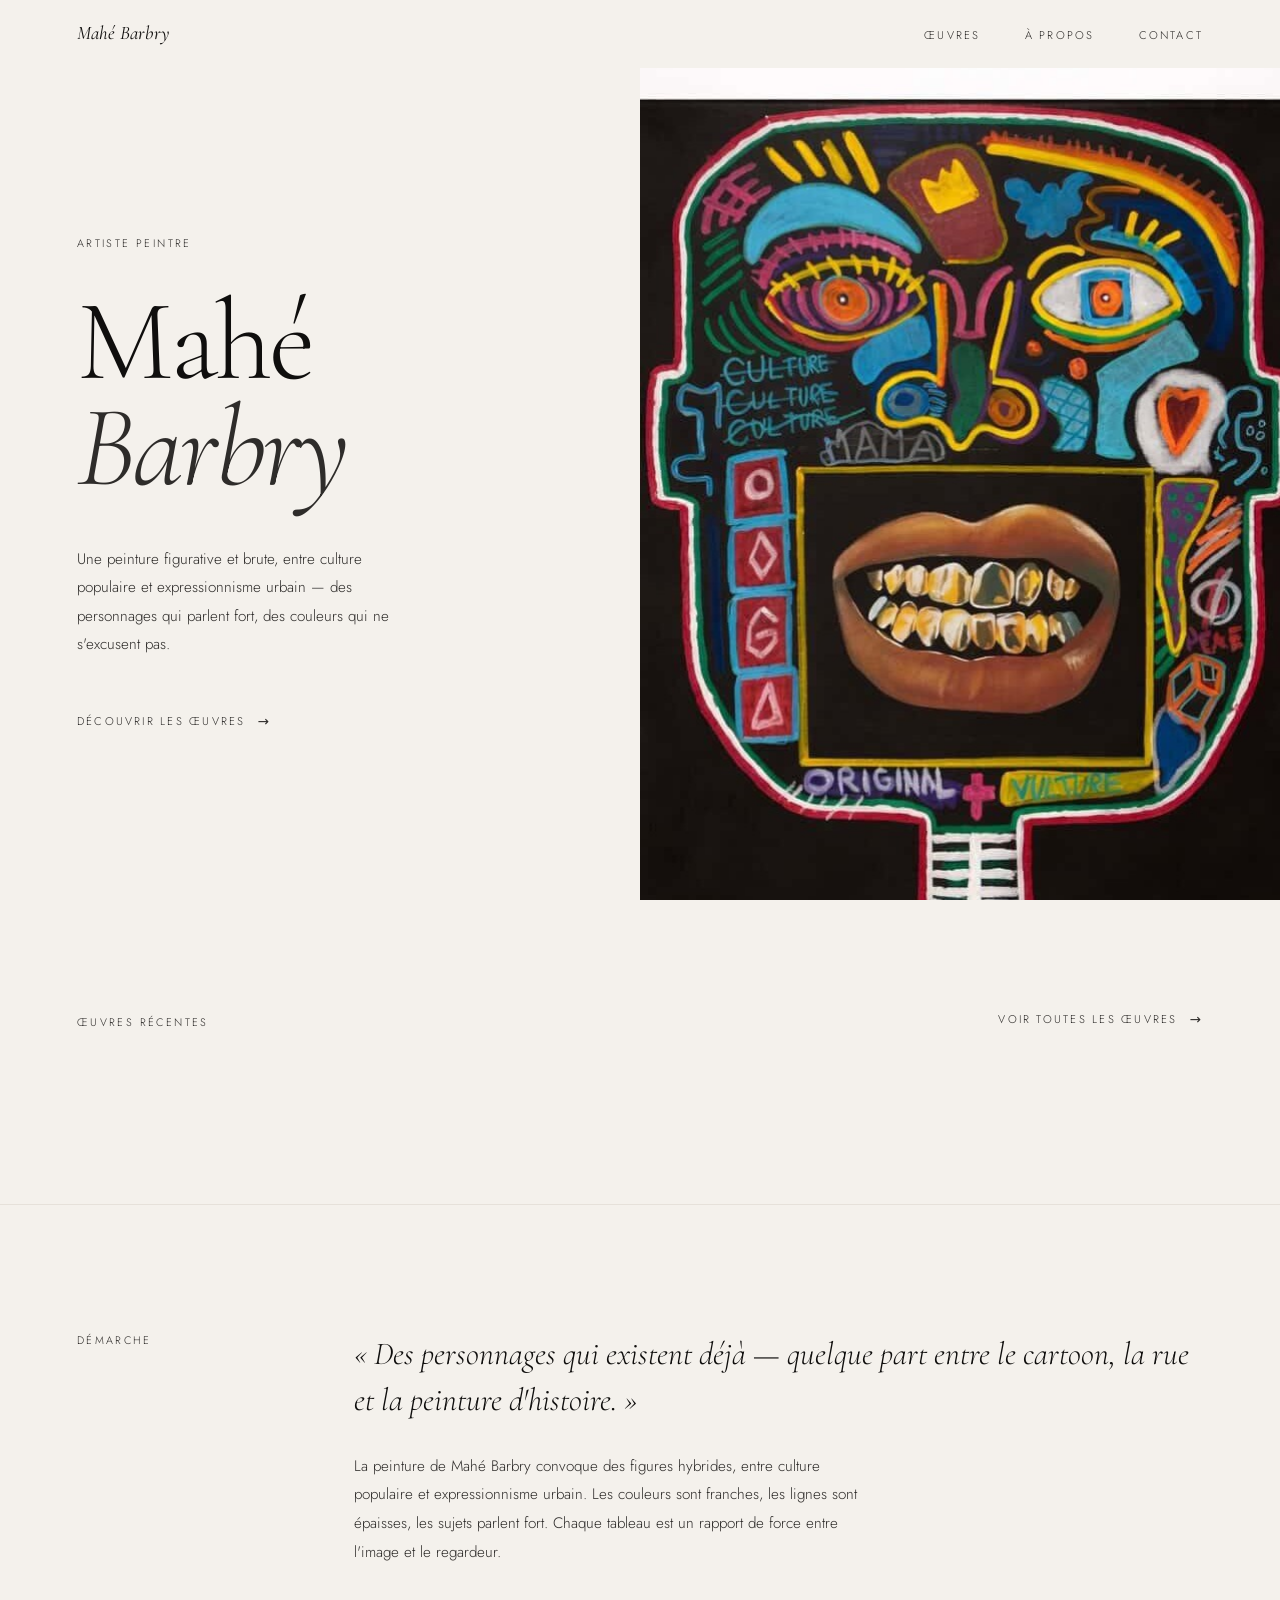
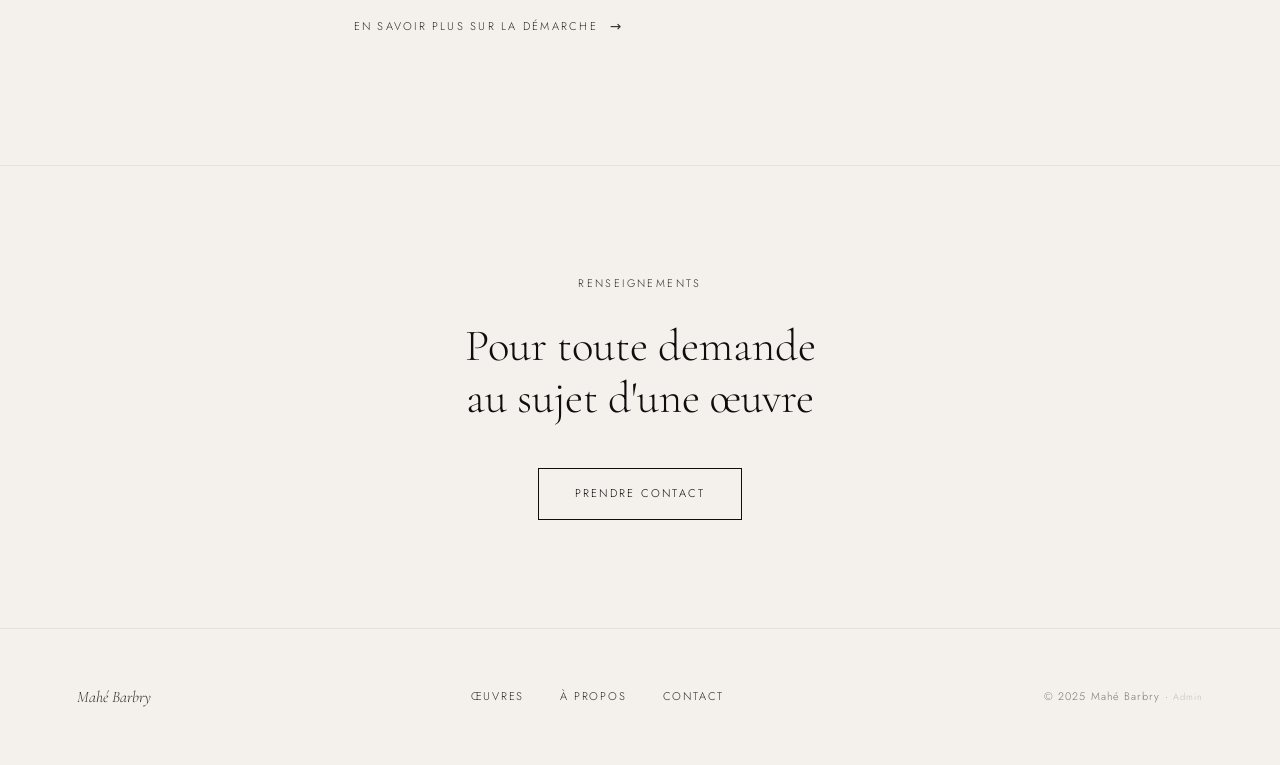
<file: index.html>
<!DOCTYPE html>
<html lang="fr">
<head>
  <meta charset="UTF-8">
  <meta name="viewport" content="width=device-width, initial-scale=1.0">
  <title>Mahé Barbry — Artiste peintre</title>
  <meta name="description" content="Portfolio de Mahé Barbry, artiste peintre. Peintures figuratives, expressionnistes, néo-pop.">
  <link rel="preconnect" href="https://fonts.googleapis.com">
  <link rel="preconnect" href="https://fonts.gstatic.com" crossorigin>
  <link href="https://fonts.googleapis.com/css2?family=Cormorant+Garamond:ital,wght@0,300;0,400;1,300;1,400&family=Jost:wght@300;400&display=swap" rel="stylesheet">
  <link rel="stylesheet" href="css/style.css">
</head>
<body>

  <!-- ── NAVIGATION ── -->
  <nav class="nav" id="nav">
    <div class="nav__inner">
      <a href="index.html" class="nav__name">Mahé Barbry</a>
      <ul class="nav__links">
        <li><a href="galerie.html"  class="nav__link">Œuvres</a></li>
        <li><a href="a-propos.html" class="nav__link">À propos</a></li>
        <li><a href="contact.html"  class="nav__link">Contact</a></li>
      </ul>
      <button class="nav__toggle" id="navToggle" aria-label="Menu">Menu</button>
    </div>
  </nav>

  <div class="nav-overlay" id="navOverlay">
    <button class="nav-overlay__close" id="navClose">Fermer</button>
    <a href="galerie.html"  class="nav-overlay__link">Œuvres</a>
    <a href="a-propos.html" class="nav-overlay__link">À propos</a>
    <a href="contact.html"  class="nav-overlay__link">Contact</a>
  </div>

  <!-- ── HERO ── -->
  <section class="hero">
    <div class="hero__content">
      <p class="label hero__eyebrow">Artiste peintre</p>
      <h1 class="hero__title">Mahé<br><em>Barbry</em></h1>
      <p class="hero__caption">
        Une peinture figurative et brute, entre culture populaire et
        expressionnisme urbain — des personnages qui parlent fort, des couleurs
        qui ne s'excusent pas.
      </p>
      <a href="galerie.html" class="link-arrow">Découvrir les œuvres</a>
    </div>
    <div class="hero__image">
      <img
        src="images/original-vulture.jpg"
        alt="Original Vulture — Mahé Barbry"
        loading="eager"
      >
    </div>
  </section>

  <!-- ── ŒUVRES RÉCENTES ── -->
  <section class="home-works">
    <div class="home-works__header">
      <p class="label">Œuvres récentes</p>
      <a href="galerie.html" class="link-arrow">Voir toutes les œuvres</a>
    </div>

    <div class="home-works__grid" id="homeGrid"></div>

    <script type="module">
      import { getArtworks, renderHomeGrid } from './js/content.js';
      renderHomeGrid(await getArtworks(), document.getElementById('homeGrid'));
    </script>
  </section>

  <!-- ── DÉMARCHE ── -->
  <section class="home-approach">
    <div>
      <p class="label">Démarche</p>
    </div>
    <div>
      <p class="home-approach__quote">
        « Des personnages qui existent déjà — quelque part entre le cartoon,
        la rue et la peinture d'histoire. »
      </p>
      <p class="home-approach__body">
        La peinture de Mahé Barbry convoque des figures hybrides, entre culture
        populaire et expressionnisme urbain. Les couleurs sont franches, les
        lignes sont épaisses, les sujets parlent fort. Chaque tableau est un
        rapport de force entre l'image et le regardeur.
      </p>
      <a href="a-propos.html" class="link-arrow">En savoir plus sur la démarche</a>
    </div>
  </section>

  <!-- ── CTA ── -->
  <section class="home-cta">
    <p class="label">Renseignements</p>
    <p class="title-md" style="margin: 28px 0 44px;">Pour toute demande<br>au sujet d'une œuvre</p>
    <a href="contact.html" class="btn">Prendre contact</a>
  </section>

  <!-- ── FOOTER ── -->
  <footer class="footer">
    <div class="footer__inner">
      <span class="footer__name">Mahé Barbry</span>
      <nav class="footer__nav">
        <a href="galerie.html">Œuvres</a>
        <a href="a-propos.html">À propos</a>
        <a href="contact.html">Contact</a>
      </nav>
      <span class="footer__copy">© 2025 Mahé Barbry · <a href="/admin/" style="opacity:.4;font-size:.85em;">Admin</a></span>
    </div>
  </footer>

  <script src="js/main.js"></script>
</body>
</html>
</file>
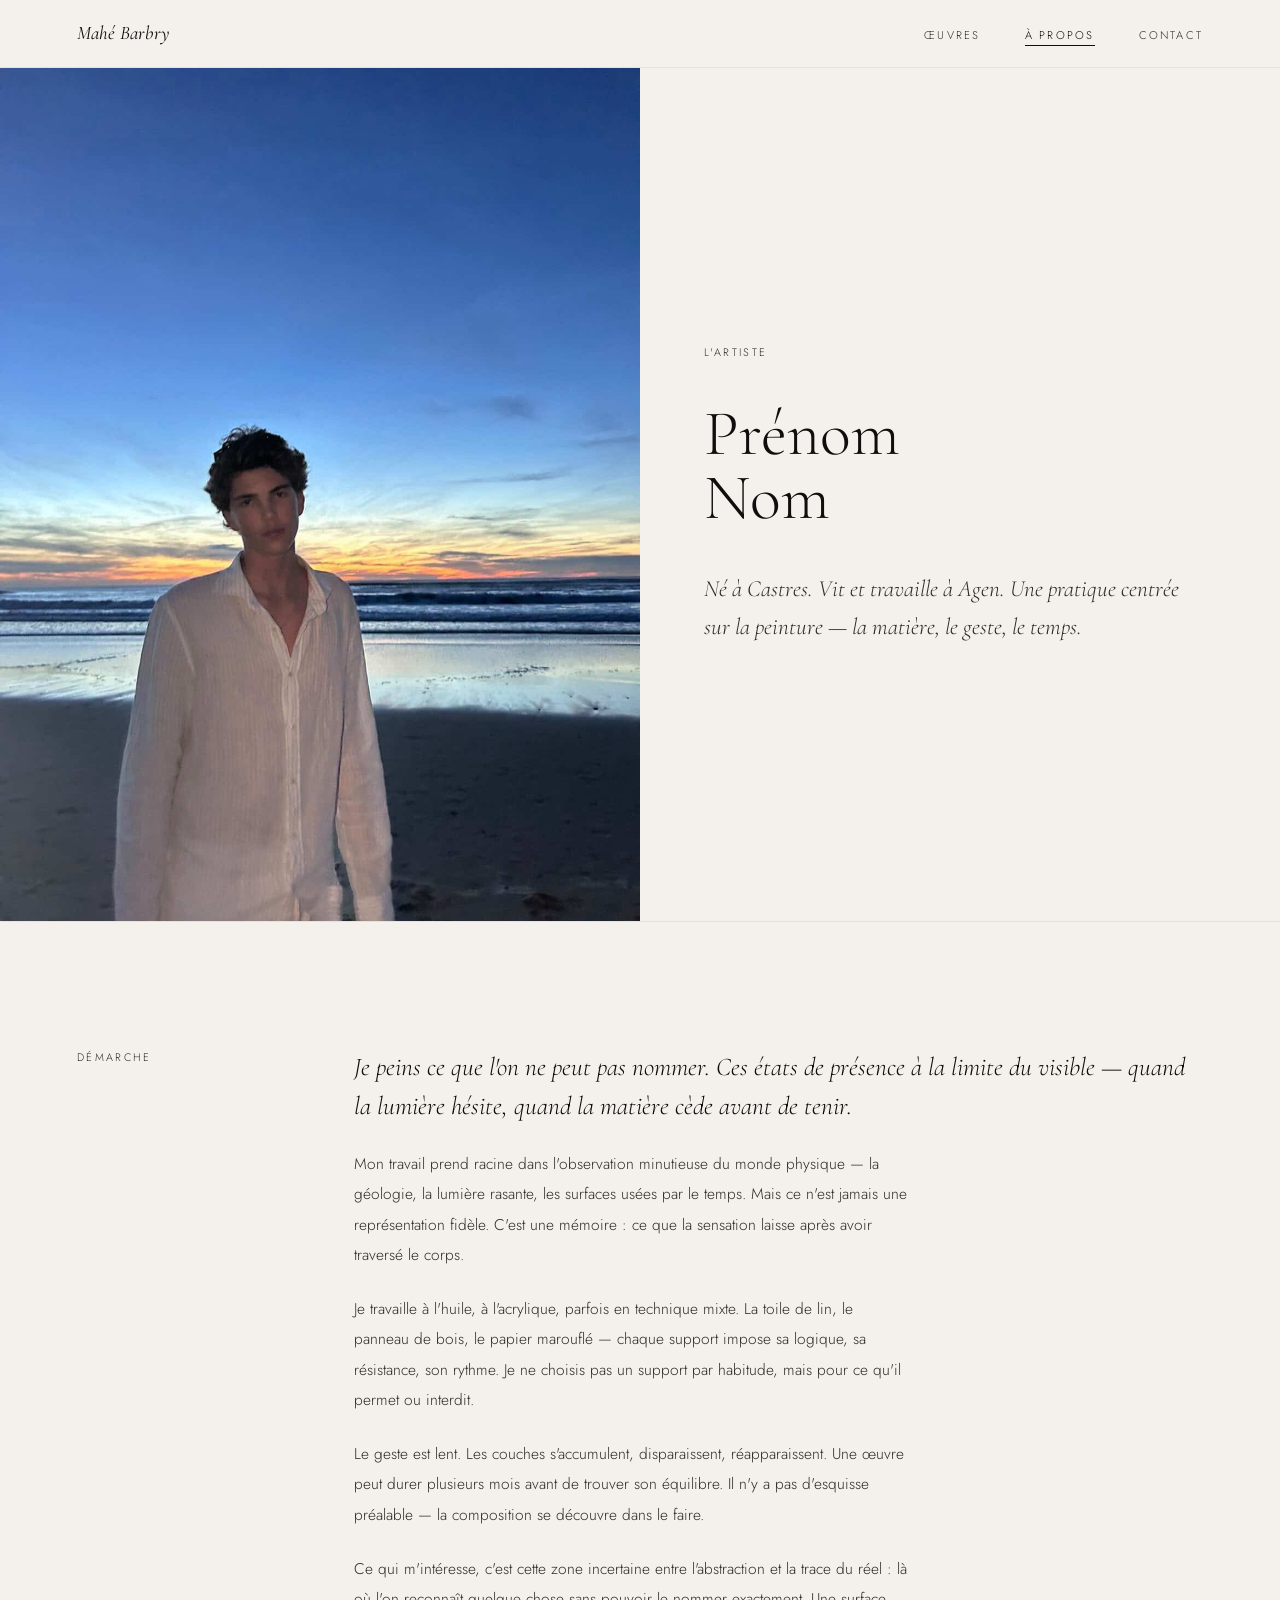
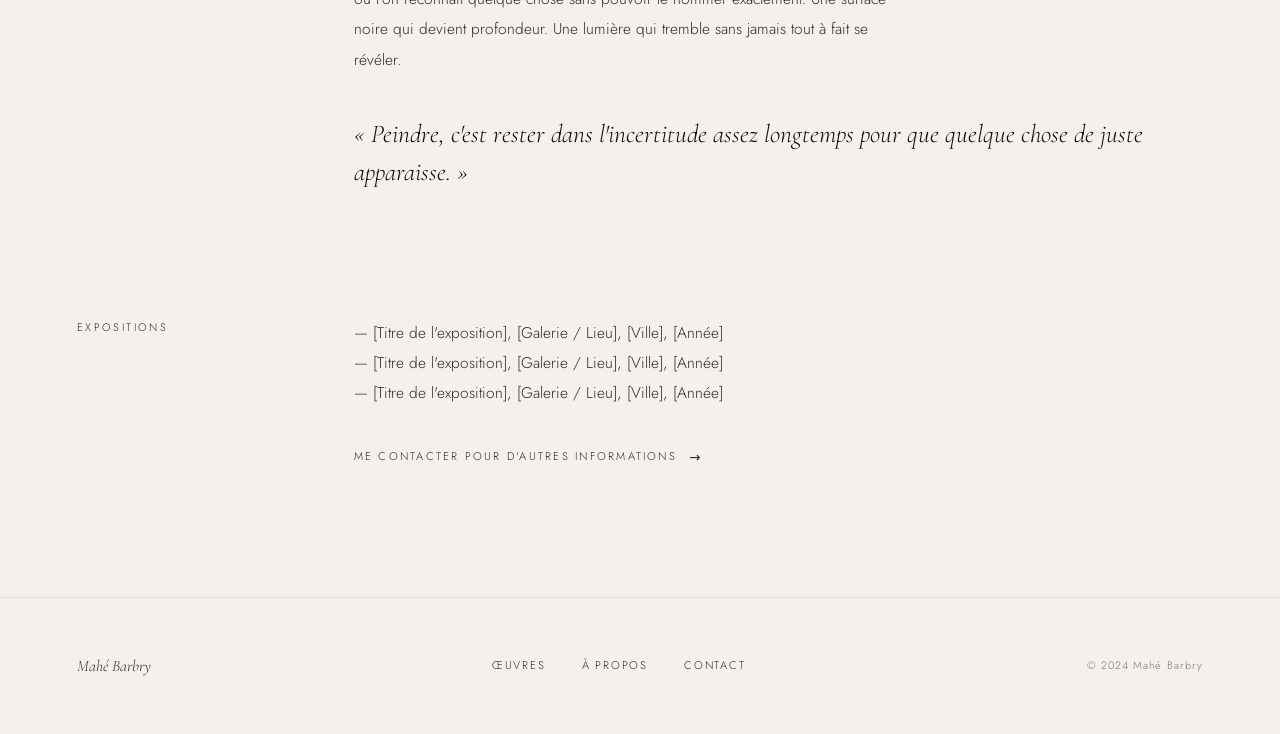
<file: a-propos.html>
<!DOCTYPE html>
<html lang="fr">
<head>
  <meta charset="UTF-8">
  <meta name="viewport" content="width=device-width, initial-scale=1.0">
  <title>À propos — Mahé Barbry</title>
  <meta name="description" content="Démarche et biographie de Mahé Barbry, artiste peintre.">
  <link rel="preconnect" href="https://fonts.googleapis.com">
  <link rel="preconnect" href="https://fonts.gstatic.com" crossorigin>
  <link href="https://fonts.googleapis.com/css2?family=Cormorant+Garamond:ital,wght@0,300;0,400;1,300;1,400&family=Jost:wght@300;400&display=swap" rel="stylesheet">
  <link rel="stylesheet" href="css/style.css">
</head>
<body>

  <!-- ── NAVIGATION ── -->
  <nav class="nav nav--solid" id="nav">
    <div class="nav__inner">
      <a href="index.html" class="nav__name">Mahé Barbry</a>
      <ul class="nav__links">
        <li><a href="galerie.html"  class="nav__link">Œuvres</a></li>
        <li><a href="a-propos.html" class="nav__link nav__link--active">À propos</a></li>
        <li><a href="contact.html"  class="nav__link">Contact</a></li>
      </ul>
      <button class="nav__toggle" id="navToggle" aria-label="Menu">Menu</button>
    </div>
  </nav>

  <div class="nav-overlay" id="navOverlay">
    <button class="nav-overlay__close" id="navClose">Fermer</button>
    <a href="galerie.html"  class="nav-overlay__link">Œuvres</a>
    <a href="a-propos.html" class="nav-overlay__link">À propos</a>
    <a href="contact.html"  class="nav-overlay__link">Contact</a>
  </div>

  <!-- ── HERO ── -->
  <section class="about-hero page-top">
    <div class="about-hero__image">
      <!-- ↓ Remplacer par portrait ou photo d'atelier -->
      <img
        src="images/portrait.jpg"
        alt="Mahé Barbry"
        loading="eager"
      >
    </div>
    <div class="about-hero__content">
      <p class="label">L'artiste</p>
      <h1 class="about-hero__name">Prénom<br>Nom</h1>
      <p class="about-hero__intro">
        Né à Castres. Vit et travaille à Agen.
        Une pratique centrée sur la peinture — la matière, le geste, le temps.
      </p>
    </div>
  </section>

  <!-- ── DÉMARCHE ── -->
  <section class="about-content">
    <div>
      <p class="label">Démarche</p>
    </div>
    <div class="about-body">

      <p class="pull">
        Je peins ce que l'on ne peut pas nommer. Ces états de présence
        à la limite du visible — quand la lumière hésite, quand la matière
        cède avant de tenir.
      </p>

      <p>
        Mon travail prend racine dans l'observation minutieuse du monde physique —
        la géologie, la lumière rasante, les surfaces usées par le temps.
        Mais ce n'est jamais une représentation fidèle. C'est une mémoire :
        ce que la sensation laisse après avoir traversé le corps.
      </p>

      <p>
        Je travaille à l'huile, à l'acrylique, parfois en technique mixte.
        La toile de lin, le panneau de bois, le papier marouflé — chaque support
        impose sa logique, sa résistance, son rythme. Je ne choisis pas un support
        par habitude, mais pour ce qu'il permet ou interdit.
      </p>

      <p>
        Le geste est lent. Les couches s'accumulent, disparaissent, réapparaissent.
        Une œuvre peut durer plusieurs mois avant de trouver son équilibre.
        Il n'y a pas d'esquisse préalable — la composition se découvre dans le faire.
      </p>

      <p>
        Ce qui m'intéresse, c'est cette zone incertaine entre l'abstraction et la trace
        du réel : là où l'on reconnaît quelque chose sans pouvoir le nommer exactement.
        Une surface noire qui devient profondeur. Une lumière qui tremble
        sans jamais tout à fait se révéler.
      </p>

      <p class="pull" style="margin-top: 16px;">
        « Peindre, c'est rester dans l'incertitude assez longtemps pour
        que quelque chose de juste apparaisse. »
      </p>

    </div>
  </section>

  <!-- ── EXPOSITIONS (optionnel) ── -->
  <section class="about-content" style="padding-top: 0; border-top: none;">
    <div>
      <p class="label">Expositions</p>
    </div>
    <div class="about-body">
      <p>
        — [Titre de l'exposition], [Galerie / Lieu], [Ville], [Année]<br>
        — [Titre de l'exposition], [Galerie / Lieu], [Ville], [Année]<br>
        — [Titre de l'exposition], [Galerie / Lieu], [Ville], [Année]
      </p>
      <p style="margin-top: 8px;">
        <a href="contact.html" class="link-arrow">Me contacter pour d'autres informations</a>
      </p>
    </div>
  </section>

  <!-- ── FOOTER ── -->
  <footer class="footer">
    <div class="footer__inner">
      <span class="footer__name">Mahé Barbry</span>
      <nav class="footer__nav">
        <a href="galerie.html">Œuvres</a>
        <a href="a-propos.html">À propos</a>
        <a href="contact.html">Contact</a>
      </nav>
      <span class="footer__copy">© 2024 Mahé Barbry</span>
    </div>
  </footer>

  <script src="js/main.js"></script>
</body>
</html>
</file>
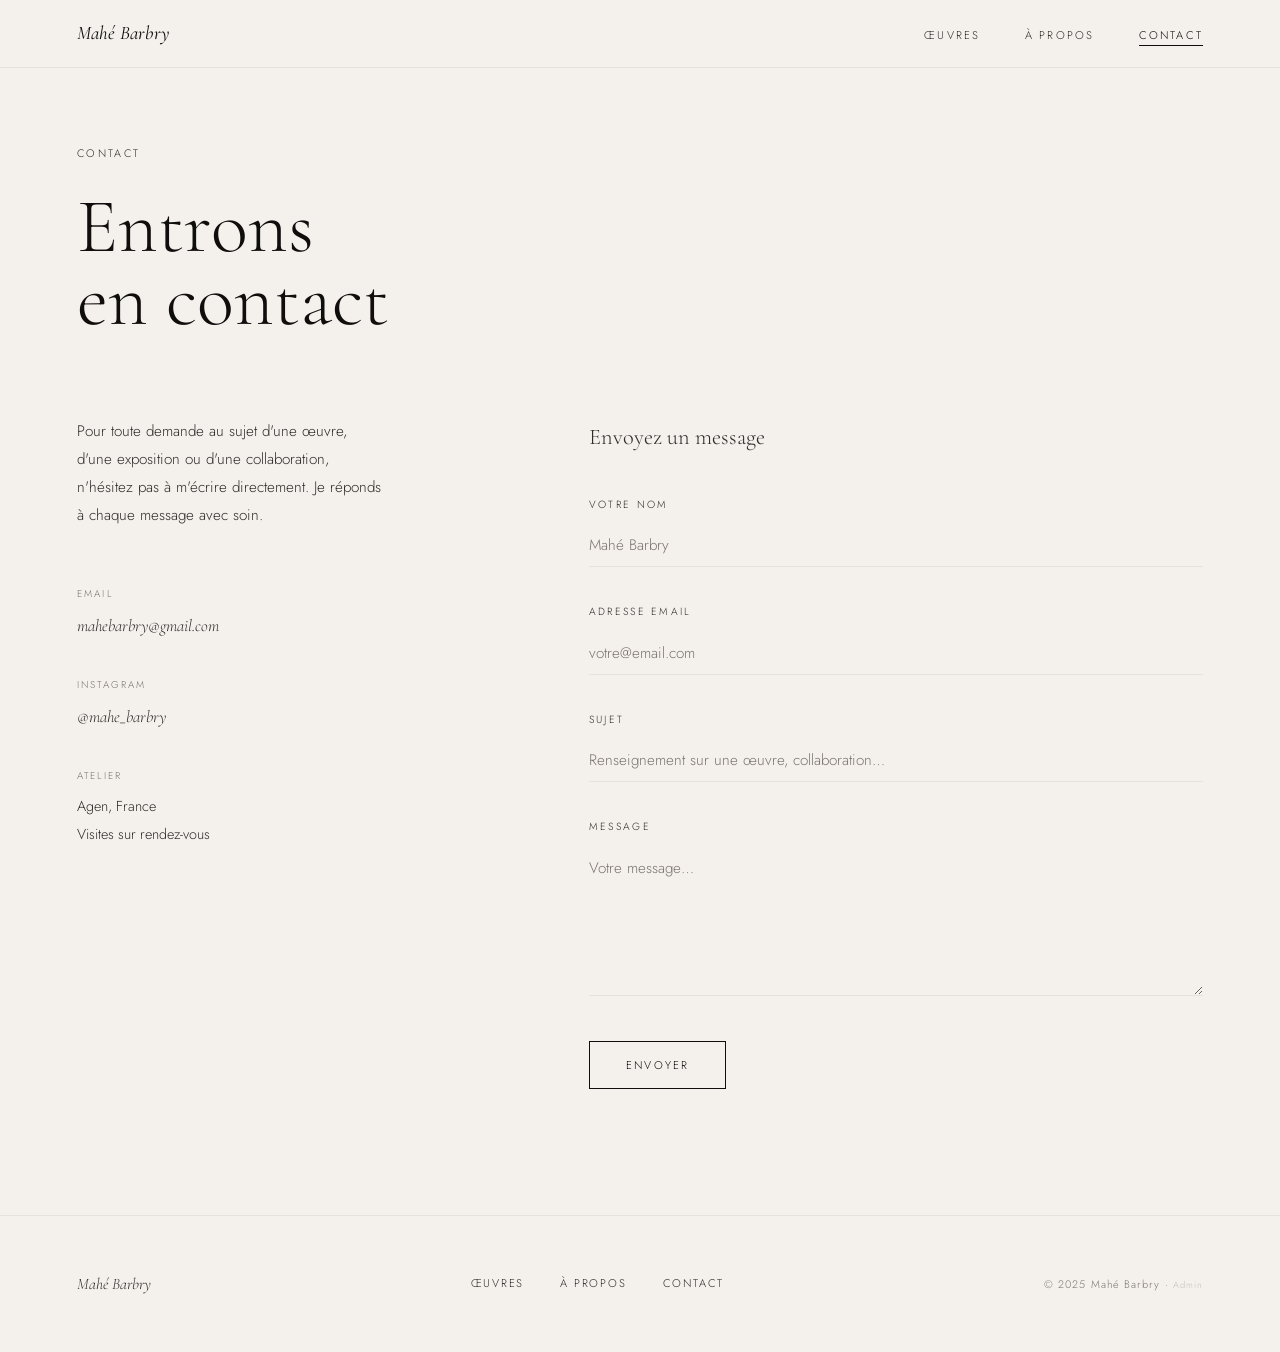
<file: contact.html>
<!DOCTYPE html>
<html lang="fr">
<head>
  <meta charset="UTF-8">
  <meta name="viewport" content="width=device-width, initial-scale=1.0">
  <title>Contact — Mahé Barbry</title>
  <meta name="description" content="Contacter Mahé Barbry, artiste peintre. Demandes d'acquisition, renseignements sur les œuvres.">
  <link rel="preconnect" href="https://fonts.googleapis.com">
  <link rel="preconnect" href="https://fonts.gstatic.com" crossorigin>
  <link href="https://fonts.googleapis.com/css2?family=Cormorant+Garamond:ital,wght@0,300;0,400;1,300;1,400&family=Jost:wght@300;400&display=swap" rel="stylesheet">
  <link rel="stylesheet" href="css/style.css">
</head>
<body class="contact-page">

  <!-- ── NAVIGATION ── -->
  <nav class="nav nav--solid" id="nav">
    <div class="nav__inner">
      <a href="index.html" class="nav__name">Mahé Barbry</a>
      <ul class="nav__links">
        <li><a href="galerie.html"  class="nav__link">Œuvres</a></li>
        <li><a href="a-propos.html" class="nav__link">À propos</a></li>
        <li><a href="contact.html"  class="nav__link nav__link--active">Contact</a></li>
      </ul>
      <button class="nav__toggle" id="navToggle" aria-label="Menu">Menu</button>
    </div>
  </nav>

  <div class="nav-overlay" id="navOverlay">
    <button class="nav-overlay__close" id="navClose">Fermer</button>
    <a href="galerie.html"  class="nav-overlay__link">Œuvres</a>
    <a href="a-propos.html" class="nav-overlay__link">À propos</a>
    <a href="contact.html"  class="nav-overlay__link">Contact</a>
  </div>

  <!-- ── TITRE ── -->
  <div class="contact-top">
    <span class="label">Contact</span>
    <h1 class="contact-top__title">Entrons<br>en contact</h1>
  </div>

  <!-- ── LAYOUT ── -->
  <div class="contact-layout">

    <!-- Informations -->
    <div class="contact-info">
      <p class="contact-info__sub">
        Pour toute demande au sujet d'une œuvre, d'une exposition
        ou d'une collaboration, n'hésitez pas à m'écrire directement.
        Je réponds à chaque message avec soin.
      </p>

      <div class="contact-info__item">
        <span class="contact-info__key">Email</span>
        <a href="mailto:mahebarbry@gmail.com" class="contact-info__value">
          mahebarbry@gmail.com
        </a>
      </div>

      <div class="contact-info__item">
        <span class="contact-info__key">Instagram</span>
        <a href="https://www.instagram.com/mahe_barbry/" target="_blank" rel="noopener" class="contact-info__value">
          @mahe_barbry
        </a>
      </div>

      <div class="contact-info__item">
        <span class="contact-info__key">Atelier</span>
        <span class="contact-info__value" style="font-style: normal; font-family: var(--font-sans); font-size: 0.9rem;">
          Agen, France<br>
          Visites sur rendez-vous
        </span>
      </div>
    </div>

    <!-- Formulaire -->
    <div>
      <p class="contact-form__title">Envoyez un message</p>
      <form action="#" method="post">

        <div class="form-group">
          <label class="form-label" for="c-name">Votre nom</label>
          <input class="form-input" type="text" id="c-name" name="name"
            placeholder="Mahé Barbry" required autocomplete="name">
        </div>

        <div class="form-group">
          <label class="form-label" for="c-email">Adresse email</label>
          <input class="form-input" type="email" id="c-email" name="email"
            placeholder="votre@email.com" required autocomplete="email">
        </div>

        <div class="form-group">
          <label class="form-label" for="c-subject">Sujet</label>
          <input class="form-input" type="text" id="c-subject" name="subject"
            placeholder="Renseignement sur une œuvre, collaboration…">
        </div>

        <div class="form-group">
          <label class="form-label" for="c-message">Message</label>
          <textarea class="form-textarea" id="c-message" name="message"
            placeholder="Votre message…" rows="5" required></textarea>
        </div>

        <button type="submit" class="btn">Envoyer</button>

      </form>
    </div>

  </div>

  <!-- ── FOOTER ── -->
  <footer class="footer">
    <div class="footer__inner">
      <span class="footer__name">Mahé Barbry</span>
      <nav class="footer__nav">
        <a href="galerie.html">Œuvres</a>
        <a href="a-propos.html">À propos</a>
        <a href="contact.html">Contact</a>
      </nav>
      <span class="footer__copy">© 2025 Mahé Barbry · <a href="/admin/" style="opacity:.4;font-size:.85em;">Admin</a></span>
    </div>
  </footer>

  <script src="js/main.js"></script>
</body>
</html>
</file>
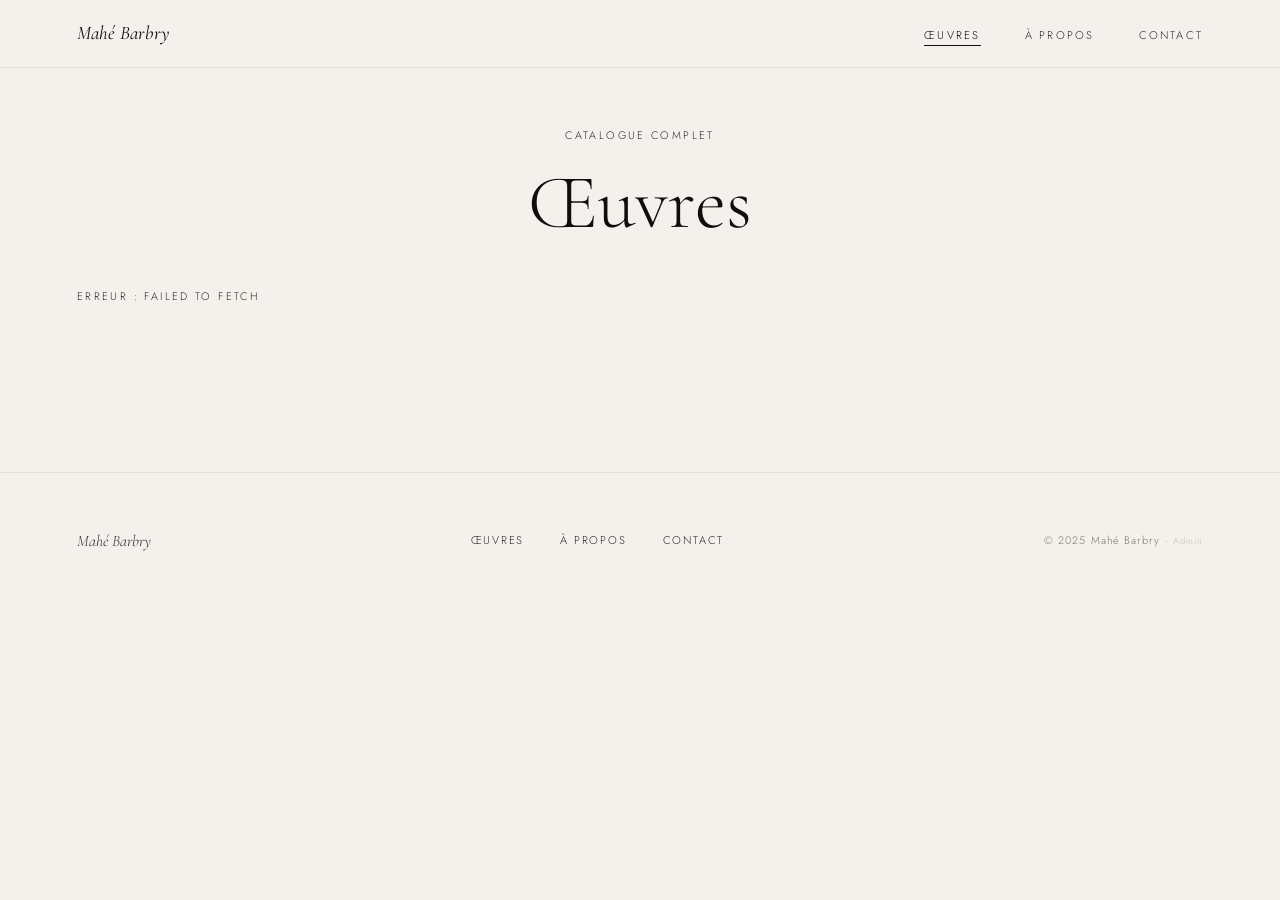
<file: galerie.html>
<!DOCTYPE html>
<html lang="fr">
<head>
  <meta charset="UTF-8">
  <meta name="viewport" content="width=device-width, initial-scale=1.0">
  <title>Œuvres — Mahé Barbry</title>
  <meta name="description" content="Catalogue complet des œuvres de Mahé Barbry, artiste peintre.">
  <link rel="preconnect" href="https://fonts.googleapis.com">
  <link rel="preconnect" href="https://fonts.gstatic.com" crossorigin>
  <link href="https://fonts.googleapis.com/css2?family=Cormorant+Garamond:ital,wght@0,300;0,400;1,300;1,400&family=Jost:wght@300;400&display=swap" rel="stylesheet">
  <link rel="stylesheet" href="css/style.css">
</head>
<body>

  <nav class="nav nav--solid" id="nav">
    <div class="nav__inner">
      <a href="index.html" class="nav__name">Mahé Barbry</a>
      <ul class="nav__links">
        <li><a href="galerie.html"  class="nav__link nav__link--active">Œuvres</a></li>
        <li><a href="a-propos.html" class="nav__link">À propos</a></li>
        <li><a href="contact.html"  class="nav__link">Contact</a></li>
      </ul>
      <button class="nav__toggle" id="navToggle" aria-label="Menu">Menu</button>
    </div>
  </nav>

  <div class="nav-overlay" id="navOverlay">
    <button class="nav-overlay__close" id="navClose">Fermer</button>
    <a href="galerie.html"  class="nav-overlay__link">Œuvres</a>
    <a href="a-propos.html" class="nav-overlay__link">À propos</a>
    <a href="contact.html"  class="nav-overlay__link">Contact</a>
  </div>

  <header class="gallery-header page-top">
    <p class="label">Catalogue complet</p>
    <h1 class="gallery-header__title">Œuvres</h1>
  </header>

  <div class="gallery-count">
    <p class="label" id="galleryCount">Chargement…</p>
  </div>

  <main class="gallery-grid" id="galleryGrid"></main>

  <script type="module">
    import { getArtworks, renderGalleryGrid } from './js/content.js';
    try {
      const artworks = await getArtworks();
      const years = artworks.map(a => a.year).sort();
      document.getElementById('galleryCount').textContent =
        `${artworks.length} œuvre${artworks.length > 1 ? 's' : ''} · ${years[0]} – ${years[years.length - 1]}`;
      renderGalleryGrid(artworks, document.getElementById('galleryGrid'));
    } catch(e) {
      document.getElementById('galleryCount').textContent = 'Erreur : ' + e.message;
      console.error('getArtworks error:', e);
    }
  </script>

  <footer class="footer">
    <div class="footer__inner">
      <span class="footer__name">Mahé Barbry</span>
      <nav class="footer__nav">
        <a href="galerie.html">Œuvres</a>
        <a href="a-propos.html">À propos</a>
        <a href="contact.html">Contact</a>
      </nav>
      <span class="footer__copy">© 2025 Mahé Barbry · <a href="/admin/" style="opacity:.4;font-size:.85em;">Admin</a></span>
    </div>
  </footer>

  <script src="js/main.js"></script>
  <!-- module script above handles gallery rendering -->
</body>
</html>
</file>
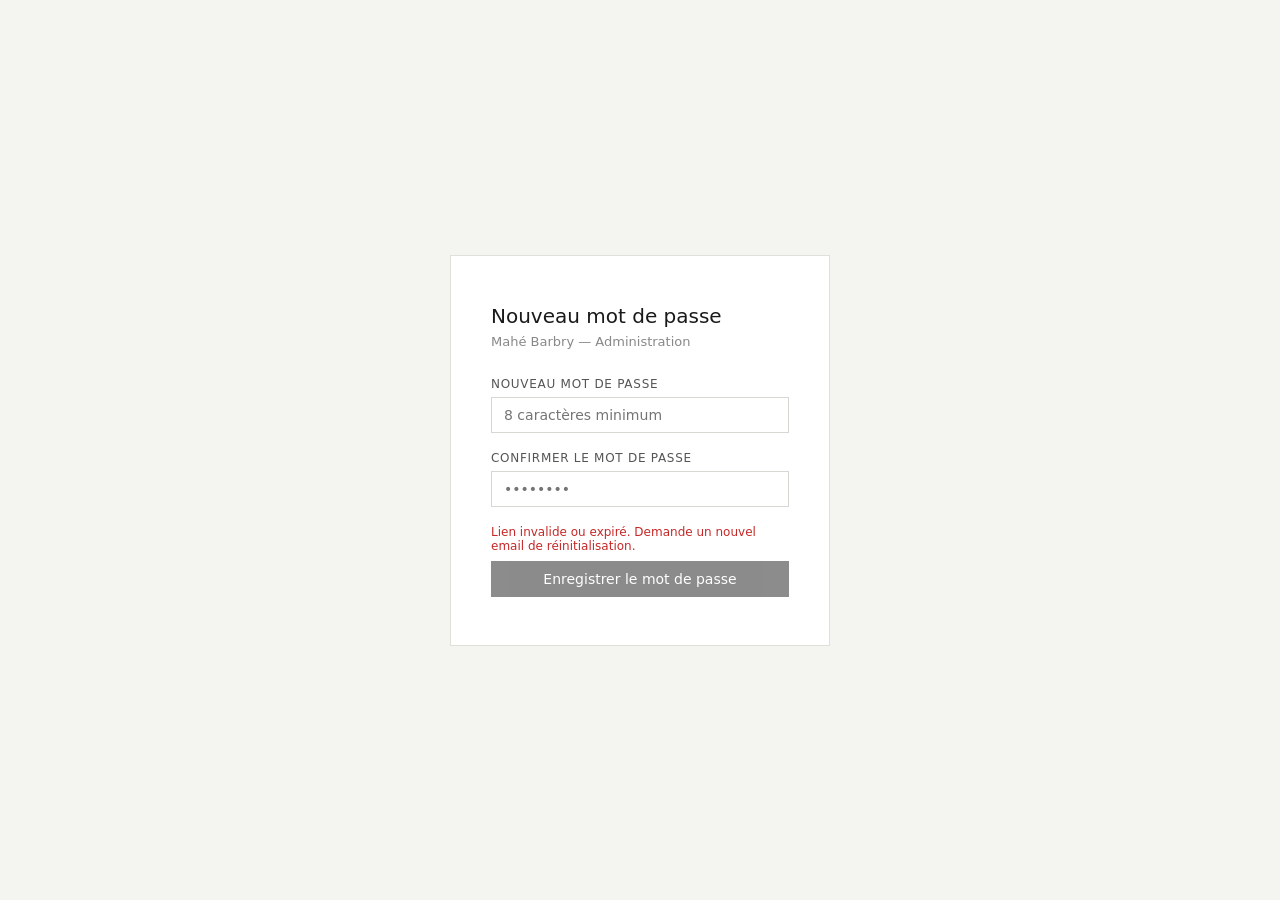
<file: admin/reset.html>
<!DOCTYPE html>
<html lang="fr">
<head>
  <meta charset="UTF-8">
  <meta name="viewport" content="width=device-width, initial-scale=1.0">
  <title>Nouveau mot de passe — Mahé Barbry</title>
  <style>
    *, *::before, *::after { box-sizing: border-box; margin: 0; padding: 0; }
    body {
      font-family: system-ui, -apple-system, sans-serif;
      font-size: 14px;
      background: #f4f4f1;
      color: #1a1a1a;
      min-height: 100vh;
      display: flex;
      align-items: center;
      justify-content: center;
    }
    .box {
      background: #fff;
      border: 1px solid #e0e0da;
      padding: 48px 40px;
      width: 100%;
      max-width: 380px;
    }
    h1 { font-size: 20px; font-weight: 500; margin-bottom: 6px; }
    .sub { color: #888; font-size: 13px; margin-bottom: 28px; }
    .field { margin-bottom: 18px; }
    .field label { display: block; font-size: 12px; font-weight: 500; text-transform: uppercase; letter-spacing: .06em; color: #555; margin-bottom: 6px; }
    .field input { width: 100%; padding: 9px 12px; border: 1px solid #d8d8d2; font-size: 14px; font-family: inherit; outline: none; }
    .field input:focus { border-color: #1a1a1a; }
    .btn { width: 100%; padding: 10px; background: #1a1a1a; color: #fff; border: none; font-size: 14px; font-family: inherit; cursor: pointer; margin-top: 8px; }
    .btn:disabled { opacity: .5; cursor: not-allowed; }
    .error { color: #c62828; font-size: 12px; margin-top: 8px; }
    .success { color: #2e7d32; font-size: 13px; margin-top: 12px; text-align: center; }
  </style>
</head>
<body>
  <div class="box">
    <h1>Nouveau mot de passe</h1>
    <p class="sub">Mahé Barbry — Administration</p>

    <div id="formWrap">
      <div class="field">
        <label for="pwd">Nouveau mot de passe</label>
        <input type="password" id="pwd" placeholder="8 caractères minimum" autocomplete="new-password">
      </div>
      <div class="field">
        <label for="pwd2">Confirmer le mot de passe</label>
        <input type="password" id="pwd2" placeholder="••••••••" autocomplete="new-password">
      </div>
      <p class="error" id="err"></p>
      <button class="btn" id="saveBtn">Enregistrer le mot de passe</button>
    </div>

    <p class="success" id="ok" style="display:none">
      Mot de passe enregistré !<br>
      <a href="./index.html" style="color:#1a1a1a">→ Aller à l'administration</a>
    </p>
  </div>

  <script>
    const BASE = 'https://yybnufouzafwmejegbni.supabase.co'
    const ANON = 'eyJhbGciOiJIUzI1NiIsInR5cCI6IkpXVCJ9.eyJpc3MiOiJzdXBhYmFzZSIsInJlZiI6Inl5Ym51Zm91emFmd21lamVnYm5pIiwicm9sZSI6ImFub24iLCJpYXQiOjE3NzkyODQyNDcsImV4cCI6MjA5NDg2MDI0N30.GpkMY1iZ98PpHtx3_Td-rGbMz_ph4QVdpdodJ6S5m9c'
    const TOKEN_KEY = 'sb_admin_token'

    // Récupère le token depuis le hash de l'URL (lien email Supabase)
    const hash = Object.fromEntries(new URLSearchParams(window.location.hash.slice(1)))
    const token = hash.access_token

    if (!token) {
      document.getElementById('err').textContent = 'Lien invalide ou expiré. Demande un nouvel email de réinitialisation.'
      document.getElementById('saveBtn').disabled = true
    }

    document.getElementById('saveBtn').addEventListener('click', async () => {
      const pwd = document.getElementById('pwd').value
      const pwd2 = document.getElementById('pwd2').value
      const err = document.getElementById('err')
      err.textContent = ''

      if (pwd.length < 8) { err.textContent = 'Le mot de passe doit faire au moins 8 caractères.'; return }
      if (pwd !== pwd2) { err.textContent = 'Les mots de passe ne correspondent pas.'; return }

      document.getElementById('saveBtn').disabled = true
      document.getElementById('saveBtn').textContent = 'Enregistrement…'

      try {
        const r = await fetch(`${BASE}/auth/v1/user`, {
          method: 'PUT',
          headers: { 'apikey': ANON, 'Authorization': `Bearer ${token}`, 'Content-Type': 'application/json' },
          body: JSON.stringify({ password: pwd })
        })
        if (!r.ok) throw new Error((await r.json()).msg || 'Erreur')
        // Sauvegarde le token pour connexion directe
        localStorage.setItem(TOKEN_KEY, token)
        document.getElementById('formWrap').style.display = 'none'
        document.getElementById('ok').style.display = 'block'
      } catch(e) {
        err.textContent = 'Erreur : ' + e.message
        document.getElementById('saveBtn').disabled = false
        document.getElementById('saveBtn').textContent = 'Enregistrer le mot de passe'
      }
    })
  </script>
</body>
</html>
</file>
<file: css/style.css>
@import url('https://fonts.googleapis.com/css2?family=Cormorant+Garamond:ital,wght@0,300;0,400;0,600;1,300;1,400;1,600&family=Jost:wght@300;400&display=swap');

/* ─────────────────────────────────────────────
   VARIABLES
───────────────────────────────────────────── */
:root {
  --cream: #F4F1EC;
  --white: #FDFCFA;
  --ink:   #0F0E0D;
  --stone: #2E2C2A;
  --sand:  #7A746E;
  --dust:  #E6E1DA;
  --taupe: #B0A698;

  --font-serif: 'Cormorant Garamond', Georgia, 'Times New Roman', serif;
  --font-sans:  'Jost', system-ui, -apple-system, sans-serif;

  --nav-h: 68px;
  --max-w: 1380px;
  --gutter: clamp(24px, 6vw, 96px);

  --ease: cubic-bezier(0.25, 0.46, 0.45, 0.94);
  --ease-in: cubic-bezier(0.55, 0, 1, 0.45);
}

/* ─────────────────────────────────────────────
   RESET & BASE
───────────────────────────────────────────── */
*, *::before, *::after {
  box-sizing: border-box;
  margin: 0;
  padding: 0;
}

html {
  scroll-behavior: smooth;
}

body {
  background: var(--cream);
  color: var(--ink);
  font-family: var(--font-sans);
  font-weight: 300;
  font-size: 16px;
  line-height: 1.75;
  -webkit-font-smoothing: antialiased;
  -moz-osx-font-smoothing: grayscale;
}

img {
  display: block;
  max-width: 100%;
  height: auto;
}

a {
  color: inherit;
  text-decoration: none;
}

ul { list-style: none; }

button { cursor: pointer; }

/* ─────────────────────────────────────────────
   NAVIGATION
───────────────────────────────────────────── */
.nav {
  position: fixed;
  top: 0;
  left: 0;
  right: 0;
  z-index: 200;
  height: var(--nav-h);
  display: flex;
  align-items: center;
  padding: 0 var(--gutter);
  transition: background 0.5s var(--ease), border-color 0.5s var(--ease);
}

.nav--scrolled,
.nav--solid {
  background: rgba(244, 241, 236, 0.94);
  backdrop-filter: blur(10px);
  -webkit-backdrop-filter: blur(10px);
  border-bottom: 1px solid var(--dust);
}

.nav__inner {
  width: 100%;
  max-width: var(--max-w);
  margin: 0 auto;
  display: flex;
  align-items: center;
  justify-content: space-between;
}

.nav__name {
  font-family: var(--font-serif);
  font-style: italic;
  font-weight: 400;
  font-size: 1.2rem;
  letter-spacing: 0.01em;
  color: var(--ink);
  transition: color 0.3s var(--ease);
}

.nav__name:hover { color: var(--stone); }

.nav__links {
  display: flex;
  align-items: center;
  gap: 44px;
}

.nav__link {
  font-size: 0.7rem;
  letter-spacing: 0.2em;
  text-transform: uppercase;
  color: var(--stone);
  transition: color 0.3s var(--ease);
  position: relative;
  padding-bottom: 2px;
}

.nav__link::after {
  content: '';
  position: absolute;
  bottom: -1px;
  left: 0;
  width: 0;
  height: 1px;
  background: var(--ink);
  transition: width 0.35s var(--ease);
}

.nav__link:hover          { color: var(--ink); }
.nav__link:hover::after   { width: 100%; }
.nav__link--active        { color: var(--ink); }
.nav__link--active::after { width: 100%; }

.nav__toggle {
  display: none;
  background: none;
  border: none;
  font-family: var(--font-sans);
  font-weight: 300;
  font-size: 0.7rem;
  letter-spacing: 0.2em;
  text-transform: uppercase;
  color: var(--ink);
}

/* ─────────────────────────────────────────────
   MOBILE NAV OVERLAY
───────────────────────────────────────────── */
.nav-overlay {
  display: none;
  position: fixed;
  inset: 0;
  z-index: 190;
  background: var(--cream);
  flex-direction: column;
  align-items: center;
  justify-content: center;
  gap: 48px;
  opacity: 0;
  pointer-events: none;
  transition: opacity 0.4s var(--ease);
}

.nav-overlay.is-open {
  opacity: 1;
  pointer-events: all;
}

.nav-overlay__link {
  font-family: var(--font-serif);
  font-weight: 300;
  font-size: clamp(2.5rem, 8vw, 5rem);
  color: var(--stone);
  transition: color 0.3s var(--ease);
  line-height: 1;
}

.nav-overlay__link:hover { color: var(--ink); }

.nav-overlay__close {
  position: absolute;
  top: calc(var(--nav-h) / 2);
  right: var(--gutter);
  transform: translateY(-50%);
  background: none;
  border: none;
  font-family: var(--font-sans);
  font-size: 0.7rem;
  letter-spacing: 0.2em;
  text-transform: uppercase;
  color: var(--ink);
}

/* ─────────────────────────────────────────────
   FOOTER
───────────────────────────────────────────── */
.footer {
  padding: clamp(40px, 6vh, 72px) var(--gutter);
  border-top: 1px solid var(--dust);
}

.footer__inner {
  width: 100%;
  max-width: var(--max-w);
  margin: 0 auto;
  display: flex;
  align-items: center;
  justify-content: space-between;
  flex-wrap: wrap;
  gap: 20px;
}

.footer__name {
  font-family: var(--font-serif);
  font-style: italic;
  font-size: 1rem;
  color: var(--stone);
}

.footer__nav {
  display: flex;
  gap: 36px;
}

.footer__nav a {
  font-size: 0.7rem;
  letter-spacing: 0.16em;
  text-transform: uppercase;
  color: var(--stone);
  transition: color 0.3s var(--ease);
}

.footer__nav a:hover { color: var(--ink); }

.footer__copy {
  font-size: 0.68rem;
  letter-spacing: 0.1em;
  color: var(--sand);
}

/* ─────────────────────────────────────────────
   LAYOUT UTILITIES
───────────────────────────────────────────── */
.container {
  width: 100%;
  max-width: var(--max-w);
  margin: 0 auto;
  padding: 0 var(--gutter);
}

.page-top { padding-top: var(--nav-h); }

.label {
  font-family: var(--font-sans);
  font-weight: 300;
  font-size: 0.68rem;
  letter-spacing: 0.22em;
  text-transform: uppercase;
  color: var(--stone);
}

/* ─────────────────────────────────────────────
   TYPOGRAPHY
───────────────────────────────────────────── */
.title-xl {
  font-family: var(--font-serif);
  font-weight: 300;
  font-size: clamp(3.5rem, 9vw, 10rem);
  line-height: 0.95;
  letter-spacing: -0.02em;
}

.title-lg {
  font-family: var(--font-serif);
  font-weight: 300;
  font-size: clamp(2.5rem, 6vw, 7rem);
  line-height: 1.0;
  letter-spacing: -0.01em;
}

.title-md {
  font-family: var(--font-serif);
  font-weight: 300;
  font-size: clamp(1.8rem, 3.5vw, 3.5rem);
  line-height: 1.15;
}

.title-sm {
  font-family: var(--font-serif);
  font-weight: 300;
  font-size: clamp(1.3rem, 2vw, 2rem);
  line-height: 1.25;
}

/* ─────────────────────────────────────────────
   BUTTONS & LINKS
───────────────────────────────────────────── */
.btn {
  display: inline-block;
  padding: 15px 36px;
  font-family: var(--font-sans);
  font-size: 0.7rem;
  font-weight: 300;
  letter-spacing: 0.2em;
  text-transform: uppercase;
  border: 1px solid var(--ink);
  color: var(--ink);
  background: transparent;
  transition: background 0.35s var(--ease), color 0.35s var(--ease);
}

.btn:hover {
  background: var(--ink);
  color: var(--cream);
}

.link-arrow {
  display: inline-flex;
  align-items: center;
  gap: 12px;
  font-size: 0.7rem;
  letter-spacing: 0.2em;
  text-transform: uppercase;
  color: var(--stone);
  transition: color 0.3s var(--ease), gap 0.35s var(--ease);
}

.link-arrow::after {
  content: '→';
  font-size: 0.85rem;
  font-family: var(--font-sans);
  font-weight: 300;
}

.link-arrow:hover {
  color: var(--ink);
  gap: 18px;
}

/* ─────────────────────────────────────────────
   FORMS
───────────────────────────────────────────── */
.form-group {
  margin-bottom: 36px;
}

.form-label {
  display: block;
  margin-bottom: 10px;
  font-size: 0.65rem;
  letter-spacing: 0.22em;
  text-transform: uppercase;
  color: var(--stone);
}

.form-input,
.form-textarea {
  width: 100%;
  background: transparent;
  border: none;
  border-bottom: 1px solid var(--dust);
  padding: 10px 0;
  font-family: var(--font-sans);
  font-size: 0.95rem;
  font-weight: 300;
  color: var(--ink);
  outline: none;
  transition: border-color 0.3s var(--ease);
  appearance: none;
}

.form-input::placeholder,
.form-textarea::placeholder {
  color: var(--sand);
}

.form-input:focus,
.form-textarea:focus {
  border-bottom-color: var(--ink);
}

.form-textarea {
  resize: vertical;
  min-height: 100px;
  line-height: 1.7;
}

/* ─────────────────────────────────────────────
   ── HOME PAGE ──
───────────────────────────────────────────── */

/* Hero */
.hero {
  display: grid;
  grid-template-columns: 1fr 1fr;
  min-height: 100vh;
  padding-top: var(--nav-h);
}

.hero__content {
  display: flex;
  flex-direction: column;
  justify-content: center;
  padding: clamp(48px, 8vh, 110px) var(--gutter);
  padding-right: clamp(24px, 4vw, 60px);
}

.hero__eyebrow {
  margin-bottom: 36px;
}

.hero__title {
  font-family: var(--font-serif);
  font-weight: 300;
  font-size: clamp(4rem, 9vw, 11rem);
  line-height: 0.92;
  letter-spacing: -0.025em;
  margin-bottom: 44px;
}

.hero__title em {
  font-style: italic;
  color: var(--stone);
}

.hero__caption {
  font-size: 0.95rem;
  color: var(--stone);
  line-height: 1.85;
  max-width: 38ch;
  margin-bottom: 52px;
}

.hero__image {
  position: relative;
  overflow: hidden;
}

.hero__image img {
  width: 100%;
  height: 100%;
  object-fit: cover;
  transition: transform 10s ease;
}

.hero__image:hover img {
  transform: scale(1.04);
}

/* Home works */
.home-works {
  padding: clamp(80px, 12vh, 160px) var(--gutter);
}

.home-works__header {
  display: flex;
  align-items: flex-end;
  justify-content: space-between;
  margin-bottom: 64px;
}

.home-works__grid {
  display: grid;
  grid-template-columns: repeat(3, 1fr);
  gap: clamp(24px, 3vw, 48px);
}

.home-works__grid .work-item:first-child {
  grid-column: span 2;
}

.work-item {
  display: block;
  color: inherit;
}

.work-item__img-wrap {
  overflow: hidden;
  margin-bottom: 18px;
}

.work-item__img-wrap img {
  width: 100%;
  aspect-ratio: 4 / 3;
  object-fit: cover;
  transition: transform 0.9s var(--ease);
}

.home-works__grid .work-item:first-child .work-item__img-wrap img {
  aspect-ratio: 16 / 9;
}

.work-item:hover .work-item__img-wrap img {
  transform: scale(1.04);
}

.work-item__info {
  display: flex;
  align-items: baseline;
  justify-content: space-between;
  margin-bottom: 5px;
}

.work-item__title {
  font-family: var(--font-serif);
  font-style: italic;
  font-weight: 300;
  font-size: 1.05rem;
}

.work-item__year {
  font-size: 0.7rem;
  letter-spacing: 0.1em;
  color: var(--stone);
}

.work-item__sub {
  font-size: 0.75rem;
  color: var(--sand);
  letter-spacing: 0.04em;
}

/* Approach */
.home-approach {
  display: grid;
  grid-template-columns: 200px 1fr;
  gap: clamp(40px, 6vw, 100px);
  padding: clamp(80px, 14vh, 180px) var(--gutter);
  border-top: 1px solid var(--dust);
  max-width: var(--max-w);
  margin: 0 auto;
}

.home-approach__quote {
  font-family: var(--font-serif);
  font-style: italic;
  font-weight: 300;
  font-size: clamp(1.4rem, 2.5vw, 2.2rem);
  line-height: 1.45;
  color: var(--ink);
  margin-bottom: 28px;
}

.home-approach__body {
  font-size: 0.95rem;
  line-height: 1.9;
  color: var(--stone);
  margin-bottom: 44px;
  max-width: 58ch;
}

/* Home CTA */
.home-cta {
  padding: clamp(80px, 12vh, 140px) var(--gutter);
  border-top: 1px solid var(--dust);
  text-align: center;
}

.home-cta .label { margin-bottom: 28px; }

.home-cta .title-md { margin-bottom: 44px; }

/* ─────────────────────────────────────────────
   ── GALLERY PAGE ──
───────────────────────────────────────────── */
.gallery-header {
  text-align: center;
  padding: clamp(80px, 14vh, 180px) var(--gutter) clamp(40px, 5vh, 64px);
}

.gallery-header .label { margin-bottom: 20px; }

.gallery-header__title {
  font-family: var(--font-serif);
  font-weight: 300;
  font-size: clamp(2.5rem, 6vw, 7.5rem);
  line-height: 1.0;
}

.gallery-count {
  padding: 0 var(--gutter) 40px;
  max-width: var(--max-w);
  margin: 0 auto;
}

.gallery-grid {
  padding: 0 var(--gutter) clamp(80px, 14vh, 180px);
  max-width: var(--max-w);
  margin: 0 auto;
  display: grid;
  grid-template-columns: repeat(3, 1fr);
  gap: clamp(24px, 3vw, 52px);
}

.gallery-item {
  display: block;
  color: inherit;
}

.gallery-item__img {
  overflow: hidden;
  margin-bottom: 16px;
}

.gallery-item__img img {
  width: 100%;
  aspect-ratio: 4 / 3;
  object-fit: cover;
  transition: transform 0.9s var(--ease), opacity 0.4s ease;
  opacity: 0.88;
}

.gallery-item:hover .gallery-item__img img {
  transform: scale(1.04);
  opacity: 1;
}

.gallery-item__title {
  font-family: var(--font-serif);
  font-style: italic;
  font-weight: 300;
  font-size: 1.05rem;
  margin-bottom: 6px;
}

.gallery-item__meta {
  font-size: 0.7rem;
  letter-spacing: 0.08em;
  color: var(--stone);
}

/* ─────────────────────────────────────────────
   ── ARTWORK PAGE ──
───────────────────────────────────────────── */
.artwork-hero {
  background: #1A1917;
  overflow: hidden;
  display: flex;
  align-items: center;
  justify-content: center;
  min-height: calc(88vh - var(--nav-h));
}

.artwork-hero img {
  max-height: calc(88vh - var(--nav-h));
  max-width: 100%;
  width: auto;
  object-fit: contain;
}

.artwork-body {
  max-width: var(--max-w);
  margin: 0 auto;
}

.artwork-header {
  padding: clamp(52px, 7vh, 96px) var(--gutter) 0;
}

.artwork-header .label {
  margin-bottom: 20px;
}

.artwork-title {
  font-family: var(--font-serif);
  font-style: italic;
  font-weight: 300;
  font-size: clamp(2.5rem, 5.5vw, 6.5rem);
  line-height: 1.0;
  margin-bottom: 24px;
}

.artwork-status {
  display: inline-block;
  border: 1px solid var(--dust);
  padding: 6px 18px;
  font-size: 0.62rem;
  letter-spacing: 0.24em;
  text-transform: uppercase;
  color: var(--stone);
  margin-bottom: 52px;
}

.artwork-status--available {
  border-color: var(--taupe);
  color: var(--taupe);
}

.artwork-status--private {
  border-color: var(--sand);
  color: var(--sand);
}

.artwork-columns {
  display: grid;
  grid-template-columns: 3fr 2fr;
  gap: clamp(40px, 6vw, 100px);
  padding: 0 var(--gutter) clamp(60px, 10vh, 120px);
}

.artwork-note {
  font-family: var(--font-serif);
  font-style: italic;
  font-weight: 300;
  font-size: clamp(1.15rem, 2vw, 1.55rem);
  line-height: 1.65;
  color: var(--stone);
}

.artwork-meta {
  padding-top: 6px;
}

.artwork-meta__item {
  padding: 16px 0;
  border-bottom: 1px solid var(--dust);
}

.artwork-meta__item:first-child {
  border-top: 1px solid var(--dust);
}

.artwork-meta__key {
  display: block;
  font-size: 0.62rem;
  letter-spacing: 0.22em;
  text-transform: uppercase;
  color: var(--sand);
  margin-bottom: 5px;
}

.artwork-meta__value {
  font-size: 0.9rem;
  color: var(--stone);
  letter-spacing: 0.03em;
}

/* Artwork navigation */
.artwork-nav {
  padding: 40px var(--gutter);
  border-top: 1px solid var(--dust);
  display: flex;
  align-items: center;
  justify-content: space-between;
  max-width: var(--max-w);
  margin: 0 auto;
}

.artwork-nav__item {
  display: flex;
  flex-direction: column;
  gap: 6px;
  color: inherit;
  min-width: 160px;
}

.artwork-nav__item--next {
  text-align: right;
  align-items: flex-end;
}

.artwork-nav__label {
  font-size: 0.62rem;
  letter-spacing: 0.2em;
  text-transform: uppercase;
  color: var(--sand);
}

.artwork-nav__title {
  font-family: var(--font-serif);
  font-style: italic;
  font-size: 1rem;
  color: var(--stone);
  transition: color 0.3s var(--ease);
}

.artwork-nav__item:hover .artwork-nav__title { color: var(--ink); }

.artwork-nav__center a {
  font-size: 0.68rem;
  letter-spacing: 0.18em;
  text-transform: uppercase;
  color: var(--stone);
  transition: color 0.3s var(--ease);
}

.artwork-nav__center a:hover { color: var(--ink); }

/* Interest block */
.interest-block {
  background: var(--white);
  border-top: 1px solid var(--dust);
  padding: clamp(64px, 10vh, 130px) var(--gutter);
}

.interest-block__inner {
  max-width: 560px;
  margin: 0 auto;
  text-align: center;
}

.interest-block .label {
  display: block;
  margin-bottom: 20px;
}

.interest-block__title {
  font-family: var(--font-serif);
  font-weight: 300;
  font-size: clamp(1.8rem, 3.5vw, 3rem);
  line-height: 1.15;
  margin-bottom: 16px;
}

.interest-block__sub {
  font-size: 0.9rem;
  line-height: 1.8;
  color: var(--stone);
  max-width: 44ch;
  margin: 0 auto 52px;
}

.interest-block__form { text-align: left; }

.interest-block__form .btn { width: 100%; text-align: center; }

/* ─────────────────────────────────────────────
   ── ABOUT PAGE ──
───────────────────────────────────────────── */
.about-hero {
  display: grid;
  grid-template-columns: 1fr 1fr;
  min-height: calc(90vh - var(--nav-h));
}

.about-hero__image {
  overflow: hidden;
}

.about-hero__image img {
  width: 100%;
  height: 100%;
  object-fit: cover;
}

.about-hero__content {
  display: flex;
  flex-direction: column;
  justify-content: center;
  padding: clamp(60px, 10vh, 130px) var(--gutter) clamp(60px, 10vh, 130px) clamp(40px, 5vw, 80px);
}

.about-hero .label { margin-bottom: 40px; }

.about-hero__name {
  font-family: var(--font-serif);
  font-weight: 300;
  font-size: clamp(2.5rem, 5vw, 5.5rem);
  line-height: 1.0;
  margin-bottom: 40px;
}

.about-hero__intro {
  font-family: var(--font-serif);
  font-style: italic;
  font-weight: 300;
  font-size: clamp(1.1rem, 2vw, 1.45rem);
  line-height: 1.65;
  color: var(--stone);
}

.about-content {
  display: grid;
  grid-template-columns: 200px 1fr;
  gap: clamp(40px, 6vw, 100px);
  padding: clamp(80px, 14vh, 180px) var(--gutter);
  border-top: 1px solid var(--dust);
  max-width: var(--max-w);
  margin: 0 auto;
}

.about-body {
  display: flex;
  flex-direction: column;
  gap: 24px;
}

.about-body p {
  font-size: 0.97rem;
  line-height: 1.95;
  color: var(--stone);
  max-width: 62ch;
}

.about-body .pull {
  font-family: var(--font-serif);
  font-style: italic;
  font-size: clamp(1.15rem, 2.2vw, 1.6rem);
  line-height: 1.5;
  color: var(--ink);
  max-width: none;
}

/* ─────────────────────────────────────────────
   ── CONTACT PAGE ──
───────────────────────────────────────────── */
.contact-page {
  min-height: 100vh;
  display: flex;
  flex-direction: column;
}

.contact-top {
  padding: clamp(110px, 16vh, 200px) var(--gutter) 0;
  max-width: var(--max-w);
  margin: 0 auto;
  width: 100%;
}

.contact-top .label { display: block; margin-bottom: 28px; }

.contact-top__title {
  font-family: var(--font-serif);
  font-weight: 300;
  font-size: clamp(2.5rem, 6vw, 7.5rem);
  line-height: 0.95;
  margin-bottom: 0;
}

.contact-layout {
  display: grid;
  grid-template-columns: 1fr 1.5fr;
  gap: clamp(60px, 8vw, 130px);
  padding: 80px var(--gutter) clamp(80px, 14vh, 180px);
  max-width: var(--max-w);
  margin: 0 auto;
  flex: 1;
  width: 100%;
}

.contact-info__sub {
  font-size: 0.95rem;
  line-height: 1.85;
  color: var(--stone);
  max-width: 34ch;
  margin-bottom: 56px;
}

.contact-info__item { margin-bottom: 36px; }

.contact-info__key {
  font-size: 0.62rem;
  letter-spacing: 0.22em;
  text-transform: uppercase;
  color: var(--sand);
  display: block;
  margin-bottom: 8px;
}

.contact-info__value {
  font-family: var(--font-serif);
  font-style: italic;
  font-size: 1.05rem;
  color: var(--stone);
  transition: color 0.3s var(--ease);
}

.contact-info__value:hover { color: var(--ink); }

.contact-form__title {
  font-family: var(--font-serif);
  font-weight: 300;
  font-size: 1.4rem;
  margin-bottom: 40px;
  color: var(--stone);
}

/* ─────────────────────────────────────────────
   RESPONSIVE
───────────────────────────────────────────── */
@media (max-width: 1024px) {
  .hero {
    grid-template-columns: 1fr;
    min-height: auto;
  }

  .hero__image {
    height: 55vw;
    min-height: 300px;
    order: -1;
  }

  .hero__content {
    padding: clamp(40px, 6vh, 72px) var(--gutter);
  }

  .home-works__grid {
    grid-template-columns: repeat(2, 1fr);
  }

  .home-works__grid .work-item:first-child {
    grid-column: span 2;
  }

  .home-approach {
    grid-template-columns: 1fr;
    gap: 32px;
  }

  .gallery-grid {
    grid-template-columns: repeat(2, 1fr);
  }

  .artwork-columns {
    grid-template-columns: 1fr;
  }

  .artwork-meta {
    display: grid;
    grid-template-columns: repeat(2, 1fr);
    gap: 0 32px;
  }

  .artwork-meta__item:first-child { border-top: none; }

  .about-hero {
    grid-template-columns: 1fr;
  }

  .about-hero__image {
    height: 55vw;
    min-height: 300px;
  }

  .about-content {
    grid-template-columns: 1fr;
    gap: 32px;
  }

  .contact-layout {
    grid-template-columns: 1fr;
    gap: 48px;
  }
}

@media (max-width: 768px) {
  .nav__links  { display: none; }
  .nav__toggle { display: block; }
  .nav-overlay { display: flex; }

  .home-works__grid {
    grid-template-columns: 1fr;
  }

  .home-works__grid .work-item:first-child {
    grid-column: span 1;
  }

  .home-works__header {
    flex-direction: column;
    align-items: flex-start;
    gap: 20px;
  }

  .gallery-grid {
    grid-template-columns: 1fr;
  }

  .artwork-nav {
    flex-direction: column;
    gap: 28px;
    text-align: center;
  }

  .artwork-nav__item--next { align-items: center; }

  .artwork-meta {
    grid-template-columns: 1fr;
  }

  .footer__inner {
    flex-direction: column;
    align-items: flex-start;
    gap: 20px;
  }

  .footer__nav { gap: 24px; }
}

@media (max-width: 480px) {
  :root {
    --gutter: 20px;
  }

  .hero__title {
    font-size: clamp(3rem, 14vw, 6rem);
  }
}
</file>
